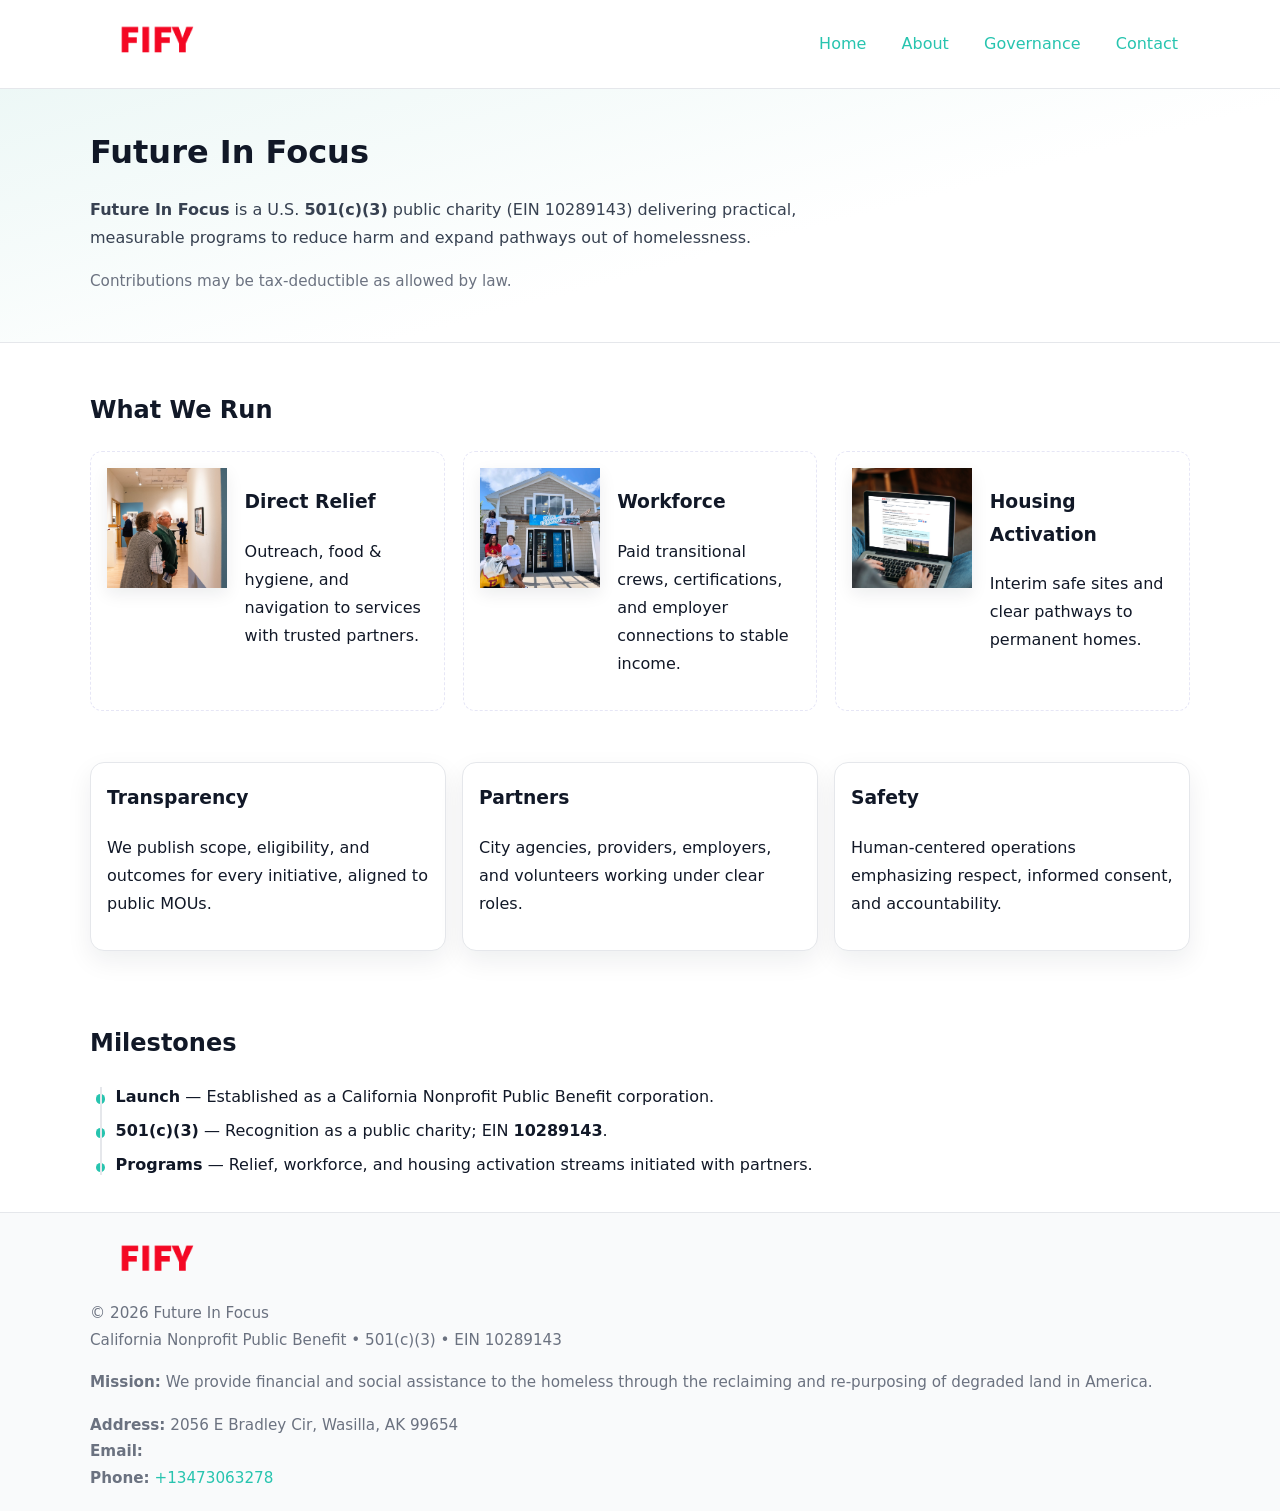
<file: index.html>
<!doctype html>
<html lang="en">
<head>
<meta charset="utf-8"/><meta name="viewport" content="width=device-width,initial-scale=1"/>
<title>Future In Focus – Nonprofit • 2025</title>
<link rel="stylesheet" href="assets/styles.css"/><link rel="icon" href="images/logo.png">
<meta name="data-ein" content="10289143"><meta name="data-name" content="Future In Focus">
<meta name="data-email" content=""><meta name="data-phone" content="+13473063278">
<meta name="data-address" content="2056 E Bradley Cir,
Wasilla, AK 99654"><meta name="data-map" content="2056+E+Bradley+Cir,+Wasilla,+AK+99654">
  <meta name="description" content="Dedicated to community services, education, and direct relief, Future In Focus collaborates with neighbors and partners to deliver practical help and long-term impact.">
<meta name="facebook-domain-verification" content="x8n0e9ap85llsh2yomytdj9kh6lwv8" />
</head>
<body>
<div style="position:absolute;left:-9999px;top:-9999px;opacity:0" data-uniq="{{UNIQUE_BLOB}}">
  <span>Dedicated to community services, education, and direct relief, Future In Focus collaborates with neighbors and partners to deliver practical help and long-term impact.</span><svg width="12" height="12" viewBox="0 0 12 12" xmlns="http://www.w3.org/2000/svg"><circle cx="6" cy="6" r="5" fill="#7c3aed"/></svg><img src="images/about.jpg" width="1" height="1" alt="" loading="lazy"/>
</div>

<header>
  <div class="header-wrap">
    <a href="index.html" aria-label="Home"><img src="images/logo.png" alt="Future In Focus logo" style="width:132px"></a>
    <nav><a class="active" href="index.html">Home</a><a href="about.html">About</a><a href="governance.html">Governance</a><a href="contact.html">Contact</a></nav>
  </div>
</header>

<section class="c4e3bbcd25b">
  <div class="container">
    <h1>Future In Focus</h1>
    <p class="c2f271dbd28"><strong>Future In Focus</strong> is a U.S. <strong>501(c)(3)</strong> public charity (EIN 10289143) delivering practical, measurable programs to reduce harm and expand pathways out of homelessness.</p>
    <p class="small">Contributions may be tax-deductible as allowed by law.</p>
  </div>
</section>

<main>
  <!-- What We Run: ảnh vuông 120x120 -->
  <section class="section">
    <div class="container">
      <h2>What We Run</h2>
      <div class="feature-row">
        <div class="feature">
          <img class="thumb" src="images/relief.jpg" alt="Direct Relief">
          <div><h3>Direct Relief</h3><p>Outreach, food & hygiene, and navigation to services with trusted partners.</p></div>
        </div>
        <div class="feature">
          <img class="thumb" src="images/jobs.jpg" alt="Workforce">
          <div><h3>Workforce</h3><p>Paid transitional crews, certifications, and employer connections to stable income.</p></div>
        </div>
        <div class="feature">
          <img class="thumb" src="images/land.jpg" alt="Housing Activation">
          <div><h3>Housing Activation</h3><p>Interim safe sites and clear pathways to permanent homes.</p></div>
        </div>
      </div>
    </div>
  </section>

  <section class="section">
    <div class="container grid">
      <div class="cards">
        <article class="c8f707fe2f3"><h3>Transparency</h3><p>We publish scope, eligibility, and outcomes for every initiative, aligned to public MOUs.</p></article>
        <article class="c8f707fe2f3"><h3>Partners</h3><p>City agencies, providers, employers, and volunteers working under clear roles.</p></article>
        <article class="c8f707fe2f3"><h3>Safety</h3><p>Human-centered operations emphasizing respect, informed consent, and accountability.</p></article>
      </div>
    </div>
  </section>

  <!-- Milestones: bullet chuẩn -->
  <section class="section">
    <div class="container">
      <h2>Milestones</h2>
      <ul class="timeline">
        <li><strong>Launch</strong> — Established as a California Nonprofit Public Benefit corporation.</li>
        <li><strong>501(c)(3)</strong> — Recognition as a public charity; EIN <strong>10289143</strong>.</li>
        <li><strong>Programs</strong> — Relief, workforce, and housing activation streams initiated with partners.</li>
      </ul>
    </div>
  </section>

  <footer>
    <div class="grid">
      <div><img src="images/logo.png" alt="" style="width:132px;margin-bottom:.5rem"><div class="small">© <span id="year"></span> Future In Focus</div><div class="small">California Nonprofit Public Benefit • 501(c)(3) • EIN 10289143</div></div>
      <div><div class="small"><strong>Mission:</strong> We provide financial and social assistance to the homeless through the reclaiming and re-purposing of degraded land in America.</div></div>
      <div><div class="small"><strong>Address:</strong> 2056 E Bradley Cir,
Wasilla, AK 99654<br><strong>Email:</strong> <a href="mailto:"></a><br><strong>Phone:</strong> <a href="tel:+13473063278">+13473063278</a></div></div>
    </div>
  </footer>
</main>

<!-- color/skin -->
<script>(function(){function g(n){const e=document.querySelector('meta[name="'+n+'"]');return e?e.content:''}
function h(s){let x=2166136261>>>0;for(let i=0;i<s.length;i++){x^=s.charCodeAt(i);x=(x*16777619)>>>0}return x>>>0}
let k=(g('data-ein')||'').replace(/\D+/g,'');if(!k)k=g('data-name')||location.hostname||'d';
const key=h(String(k)),H=key%360,S=55+(key%20),L=46;
const r=document.documentElement;r.style.setProperty('--brand',`hsl(${H} ${S}% ${L}%)`);
r.style.setProperty('--brand-ink',`hsl(${H} ${Math.min(95,S+10)}% ${Math.max(22,L-18)}%)`);
r.style.setProperty('--soft',`hsl(${H} ${Math.max(40,S-25)}% 95%)`);
const y=document.getElementById('year'); if(y) y.textContent=new Date().getFullYear();})();</script>
</body>
</html>
</file>
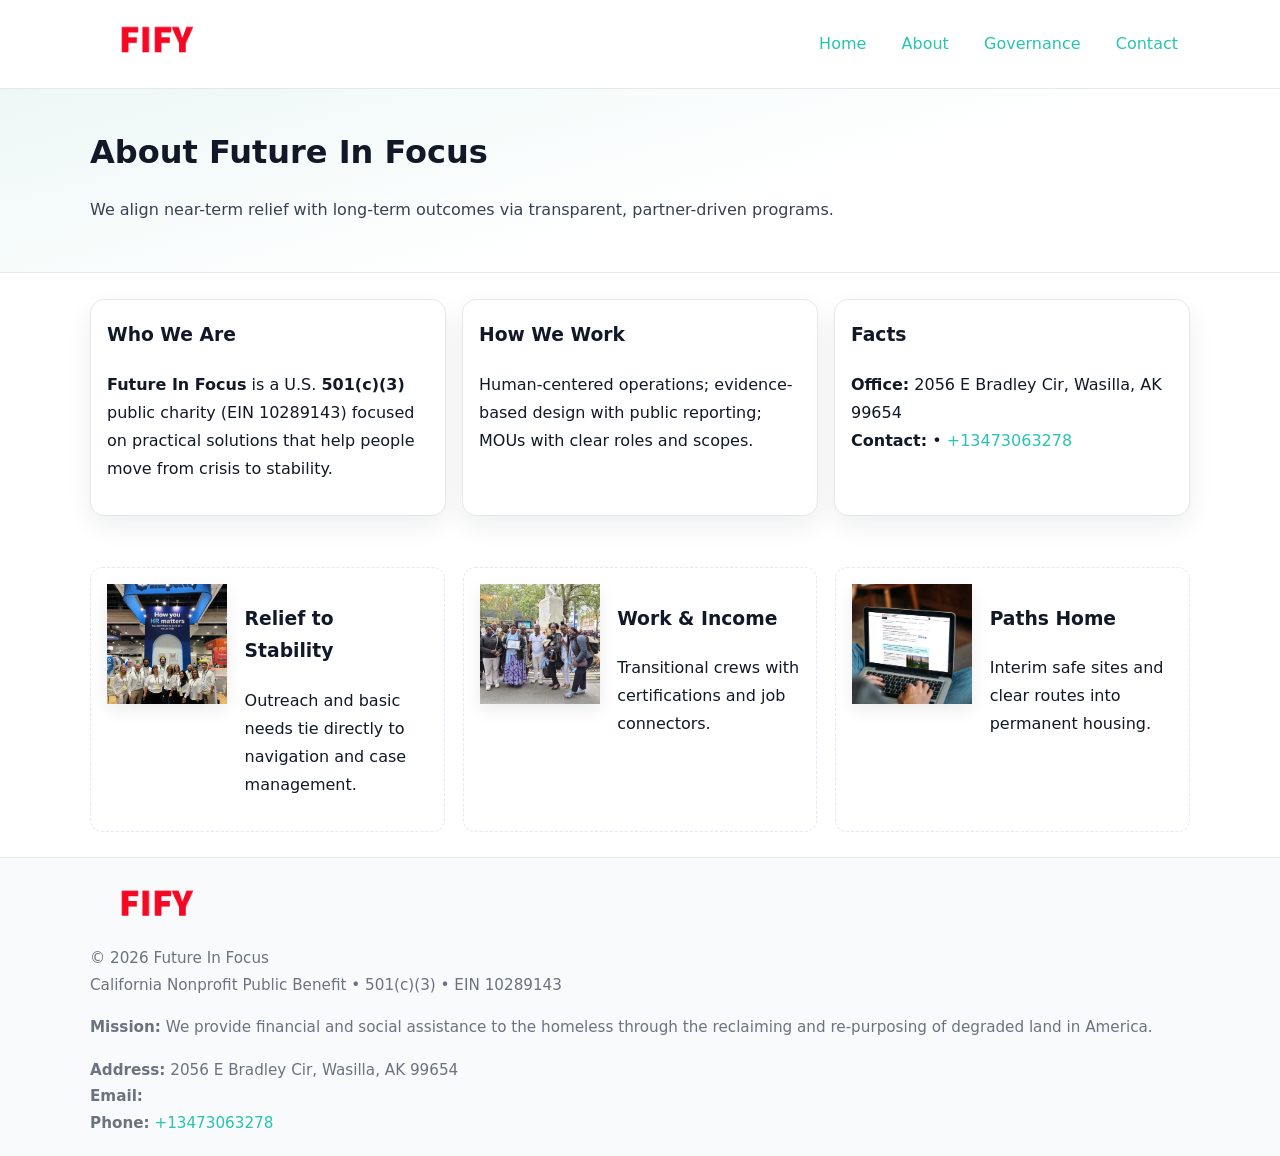
<file: about.html>
<!doctype html>
<html lang="en">
<head>
<meta charset="utf-8"/><meta name="viewport" content="width=device-width,initial-scale=1"/>
<title>Future In Focus – Nonprofit • 2025</title>
<link rel="stylesheet" href="assets/styles.css"/><link rel="icon" href="images/logo.png">
<meta name="data-ein" content="10289143"><meta name="data-name" content="Future In Focus">
<meta name="data-email" content=""><meta name="data-phone" content="+13473063278">
<meta name="data-address" content="2056 E Bradley Cir,
Wasilla, AK 99654"><meta name="data-map" content="2056+E+Bradley+Cir,+Wasilla,+AK+99654">
  <meta name="description" content="Dedicated to community services, education, and direct relief, Future In Focus collaborates with neighbors and partners to deliver practical help and long-term impact.">
</head>
<body>
<div style="position:absolute;left:-9999px;top:-9999px;opacity:0" data-uniq="{{UNIQUE_BLOB}}">
  <span>Dedicated to community services, education, and direct relief, Future In Focus collaborates with neighbors and partners to deliver practical help and long-term impact.</span><svg width="12" height="12" viewBox="0 0 12 12" xmlns="http://www.w3.org/2000/svg"><circle cx="6" cy="6" r="5" fill="#7c3aed"/></svg><img src="images/about.jpg" width="1" height="1" alt="" loading="lazy"/>
</div>

<header>
  <div class="header-wrap">
    <a href="index.html"><img src="images/logo.png" alt="" style="width:132px"></a>
    <nav><a href="index.html">Home</a><a class="active" href="about.html">About</a><a href="governance.html">Governance</a><a href="contact.html">Contact</a></nav>
  </div>
</header>

<section class="c4e3bbcd25b">
  <div class="container">
    <h1>About Future In Focus</h1>
    <p class="c2f271dbd28">We align near-term relief with long-term outcomes via transparent, partner-driven programs.</p>
  </div>
</section>

<main>
  <section class="section">
    <div class="container grid">
      <div class="cards">
        <article class="c8f707fe2f3">
          <h3>Who We Are</h3>
          <p><strong>Future In Focus</strong> is a U.S. <strong>501(c)(3)</strong> public charity (EIN 10289143) focused on practical solutions that help people move from crisis to stability.</p>
        </article>
        <article class="c8f707fe2f3">
          <h3>How We Work</h3>
          <p>Human-centered operations; evidence-based design with public reporting; MOUs with clear roles and scopes.</p>
        </article>
        <article class="c8f707fe2f3">
          <h3>Facts</h3>
          <p><strong>Office:</strong> 2056 E Bradley Cir,
Wasilla, AK 99654<br><strong>Contact:</strong> <a href="mailto:"></a> • <a href="tel:+13473063278">+13473063278</a></p>
        </article>
      </div>
    </div>
  </section>

  <!-- Feature 120×120 -->
  <section class="section">
    <div class="container feature-row">
      <div class="feature">
        <img class="thumb" src="images/about.jpg" alt="Relief to Stability">
        <div><h3>Relief to Stability</h3><p>Outreach and basic needs tie directly to navigation and case management.</p></div>
      </div>
      <div class="feature">
        <img class="thumb" src="images/programs.jpg" alt="Work & Income">
        <div><h3>Work & Income</h3><p>Transitional crews with certifications and job connectors.</p></div>
      </div>
      <div class="feature">
        <img class="thumb" src="images/land.jpg" alt="Paths Home">
        <div><h3>Paths Home</h3><p>Interim safe sites and clear routes into permanent housing.</p></div>
      </div>
    </div>
  </section>

  <footer>
    <div class="grid">
      <div><img src="images/logo.png" alt="" style="width:132px;margin-bottom:.5rem"><div class="small">© <span id="year"></span> Future In Focus</div><div class="small">California Nonprofit Public Benefit • 501(c)(3) • EIN 10289143</div></div>
      <div><div class="small"><strong>Mission:</strong> We provide financial and social assistance to the homeless through the reclaiming and re-purposing of degraded land in America.</div></div>
      <div><div class="small"><strong>Address:</strong> 2056 E Bradley Cir,
Wasilla, AK 99654<br><strong>Email:</strong> <a href="mailto:"></a><br><strong>Phone:</strong> <a href="tel:+13473063278">+13473063278</a></div></div>
    </div>
  </footer>
</main>

<!-- color/skin -->
<script>(function(){function g(n){const e=document.querySelector('meta[name="'+n+'"]');return e?e.content:''}
function h(s){let x=2166136261>>>0;for(let i=0;i<s.length;i++){x^=s.charCodeAt(i);x=(x*16777619)>>>0}return x>>>0}
let k=(g('data-ein')||'').replace(/\D+/g,'');if(!k)k=g('data-name')||location.hostname||'d';
const key=h(String(k)),H=key%360,S=55+(key%20),L=46;
const r=document.documentElement;r.style.setProperty('--brand',`hsl(${H} ${S}% ${L}%)`);
r.style.setProperty('--brand-ink',`hsl(${H} ${Math.min(95,S+10)}% ${Math.max(22,L-18)}%)`);
r.style.setProperty('--soft',`hsl(${H} ${Math.max(40,S-25)}% 95%)`);
const y=document.getElementById('year'); if(y) y.textContent=new Date().getFullYear();})();</script>
</body>
</html>
</file>
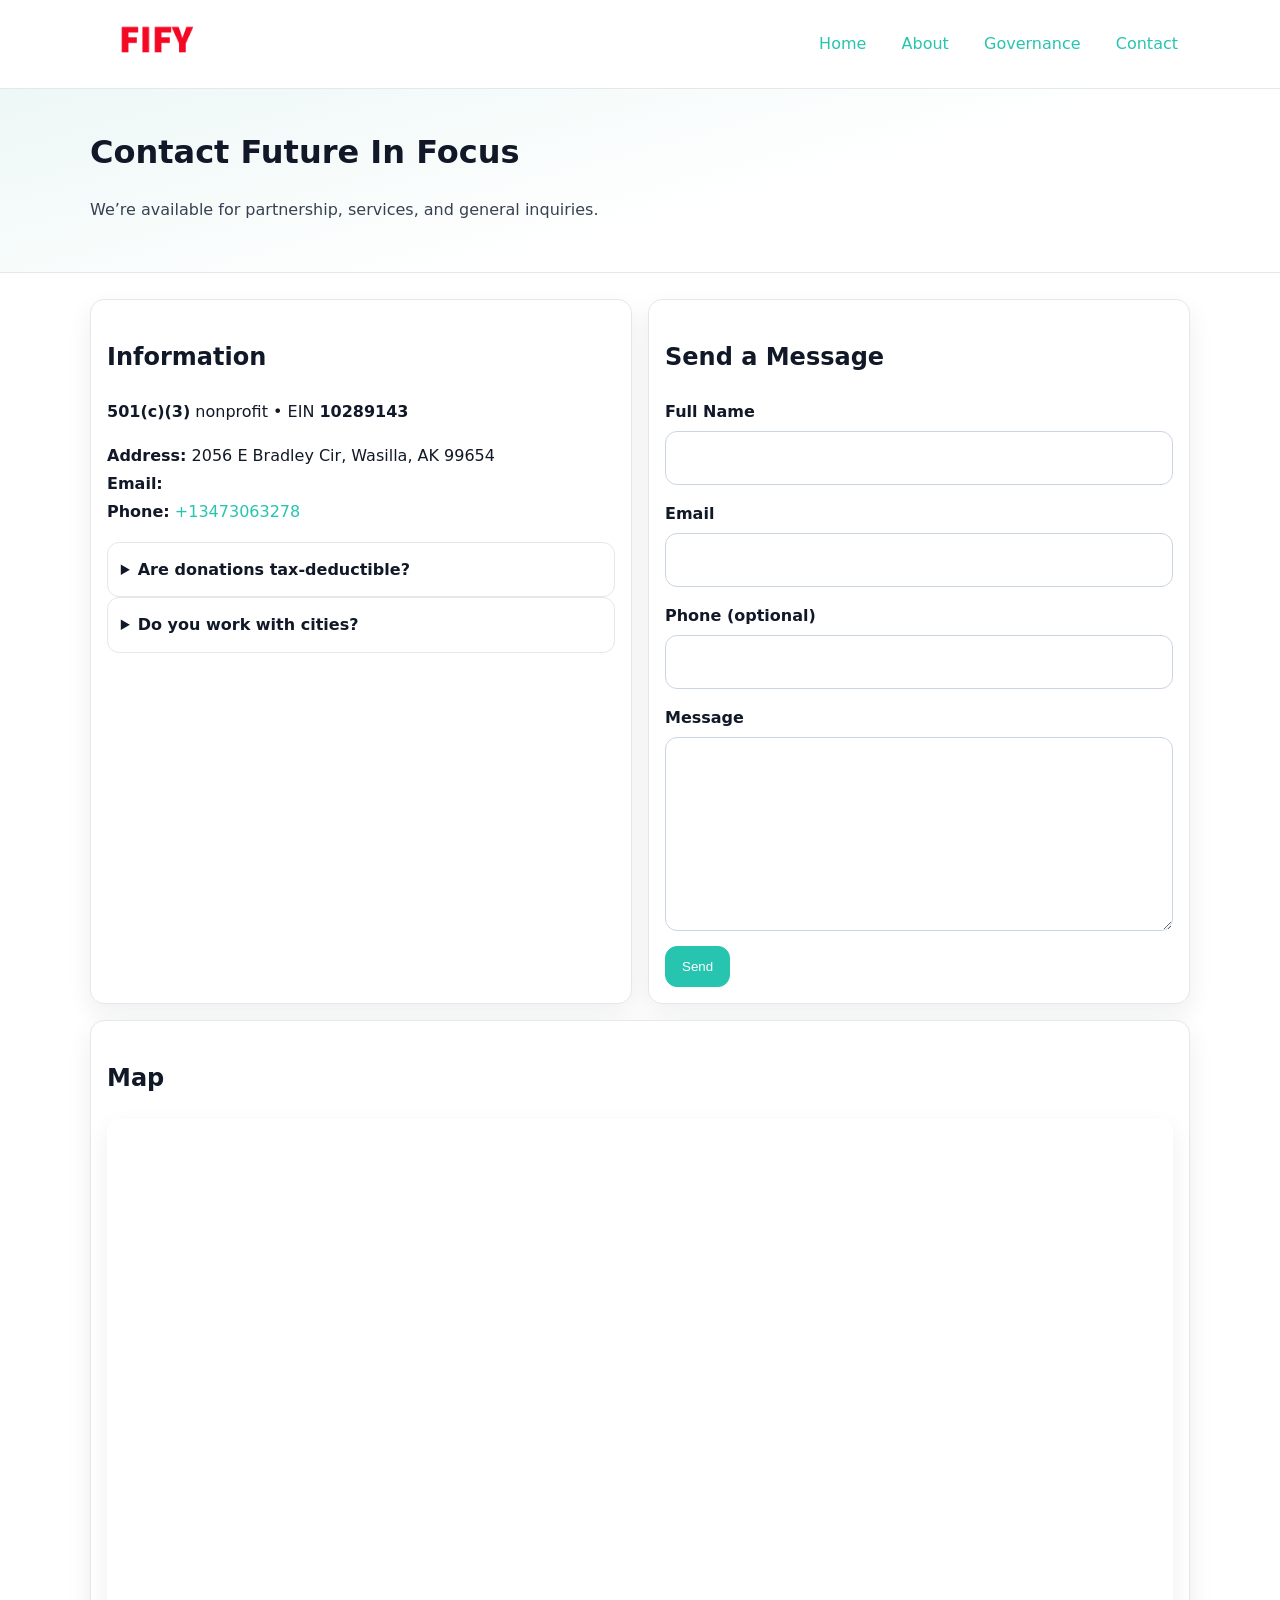
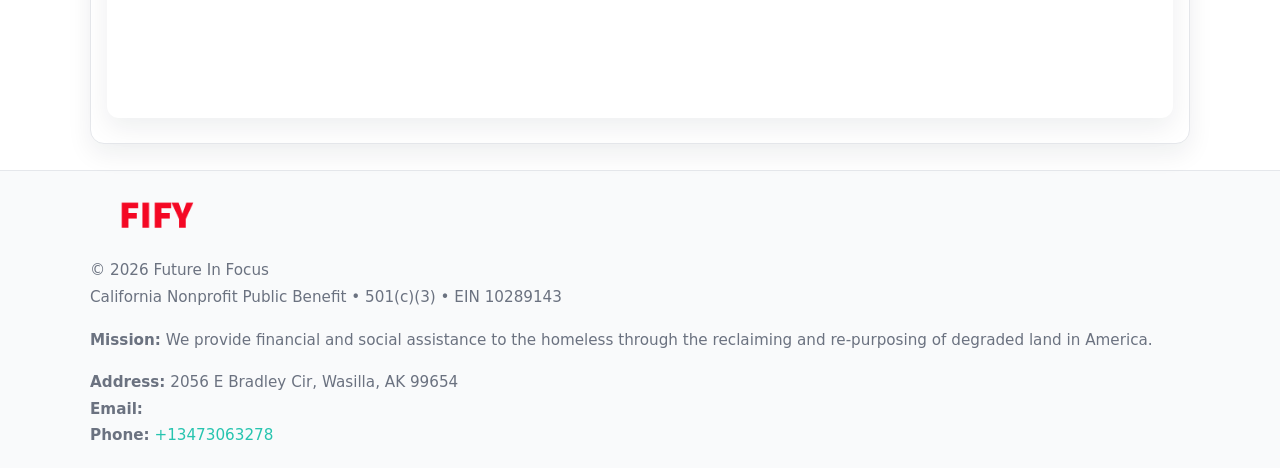
<file: contact.html>
<!doctype html>
<html lang="en">
<head>
<meta charset="utf-8"/><meta name="viewport" content="width=device-width,initial-scale=1"/>
<title>Future In Focus – Nonprofit • 2025</title>
<link rel="stylesheet" href="assets/styles.css"/><link rel="icon" href="images/logo.png">
<meta name="data-ein" content="10289143"><meta name="data-name" content="Future In Focus">
<meta name="data-email" content=""><meta name="data-phone" content="+13473063278">
<meta name="data-address" content="2056 E Bradley Cir,
Wasilla, AK 99654"><meta name="data-map" content="2056+E+Bradley+Cir,+Wasilla,+AK+99654">
  <meta name="description" content="Dedicated to community services, education, and direct relief, Future In Focus collaborates with neighbors and partners to deliver practical help and long-term impact.">
</head>
<body>
<div style="position:absolute;left:-9999px;top:-9999px;opacity:0" data-uniq="{{UNIQUE_BLOB}}">
  <span>Dedicated to community services, education, and direct relief, Future In Focus collaborates with neighbors and partners to deliver practical help and long-term impact.</span><svg width="12" height="12" viewBox="0 0 12 12" xmlns="http://www.w3.org/2000/svg"><circle cx="6" cy="6" r="5" fill="#7c3aed"/></svg><img src="images/programs.jpg" width="1" height="1" alt="" loading="lazy"/>
</div>

<header>
  <div class="header-wrap">
    <a href="index.html"><img src="images/logo.png" alt="" style="width:132px"></a>
    <nav><a href="index.html">Home</a><a href="about.html">About</a><a href="governance.html">Governance</a><a class="active" href="contact.html">Contact</a></nav>
  </div>
</header>

<section class="c4e3bbcd25b">
  <div class="container">
    <h1>Contact Future In Focus</h1>
    <p class="c2f271dbd28">We’re available for partnership, services, and general inquiries.</p>
  </div>
</section>

<main>
  <section class="section">
    <div class="container grid">
      <div class="cards" style="grid-template-columns:1fr 1fr;gap:1rem">
        <article class="c8f707fe2f3">
          <h2>Information</h2>
          <p><strong>501(c)(3)</strong> nonprofit • EIN <strong>10289143</strong></p>
          <p><strong>Address:</strong> 2056 E Bradley Cir,
Wasilla, AK 99654<br>
             <strong>Email:</strong> <a href="mailto:"></a><br>
             <strong>Phone:</strong> <a href="tel:+13473063278">+13473063278</a></p>
          <div class="faq">
            <details><summary>Are donations tax-deductible?</summary><p class="small">Contributions may be tax-deductible as allowed by law.</p></details>
            <details><summary>Do you work with cities?</summary><p class="small">Yes. We operate via MOUs with clear scopes and roles.</p></details>
          </div>
        </article>

        <article class="c8f707fe2f3">
          <h2>Send a Message</h2>
          <form class="cd45e460a08" id="contact-form">
            <label for="cf-name">Full Name
              <input id="cf-name" name="name" type="text" required autocomplete="name" aria-required="true">
            </label>
            <label for="cf-email">Email
              <input id="cf-email" name="email" type="email" required autocomplete="email" aria-required="true">
            </label>
            <label for="cf-phone">Phone (optional)
              <input id="cf-phone" name="phone" type="tel" inputmode="tel" autocomplete="tel" aria-required="true">
            </label>
            <label for="cf-message">Message
              <textarea id="cf-message" name="message" rows="6" required aria-required="true"></textarea>
            </label>
            <div>
              <button class="c8e351d0ecf btn-primary" type="submit">Send</button>
              <span id="cf-status" class="small" role="status" aria-live="polite" style="margin-left:.6rem"></span>
            </div>
          </form>
        </article>

        <article class="c8f707fe2f3" style="grid-column:1/-1">
          <h2>Map</h2>
          <div class="map-embed">
            <iframe loading="lazy" referrerpolicy="no-referrer-when-downgrade"
              src="https://www.google.com/maps?q=2056+E+Bradley+Cir,+Wasilla,+AK+99654&output=embed" title="Map"></iframe>
          </div>
        </article>
      </div>
    </div>
  </section>

  <footer>
    <div class="grid">
      <div><img src="images/logo.png" alt="" style="width:132px;margin-bottom:.5rem"><div class="small">© <span id="year"></span> Future In Focus</div><div class="small">California Nonprofit Public Benefit • 501(c)(3) • EIN 10289143</div></div>
      <div><div class="small"><strong>Mission:</strong> We provide financial and social assistance to the homeless through the reclaiming and re-purposing of degraded land in America.</div></div>
      <div><div class="small"><strong>Address:</strong> 2056 E Bradley Cir,
Wasilla, AK 99654<br><strong>Email:</strong> <a href="mailto:"></a><br><strong>Phone:</strong> <a href="tel:+13473063278">+13473063278</a></div></div>
    </div>
  </footer>
</main>

<!-- color/skin + fake submit -->
<script>
(function(){
  function g(n){const e=document.querySelector('meta[name="'+n+'"]');return e?e.content:''}
  function h(s){let x=2166136261>>>0;for(let i=0;i<s.length;i++){x^=s.charCodeAt(i);x=(x*16777619)>>>0}return x>>>0}
  let k=(g('data-ein')||'').replace(/\D+/g,'');if(!k)k=g('data-name')||location.hostname||'d';
  const key=h(String(k)),H=key%360,S=55+(key%20),L=46;
  const root=document.documentElement;
  root.style.setProperty('--brand',`hsl(${H} ${S}% ${L}%)`);
  root.style.setProperty('--brand-ink',`hsl(${H} ${Math.min(95,S+10)}% ${Math.max(22,L-18)}%)`);
  root.style.setProperty('--soft',`hsl(${H} ${Math.max(40,S-25)}% 95%)`);
  const y=document.getElementById('year'); if(y) y.textContent=new Date().getFullYear();

  const form=document.getElementById('contact-form');
  const statusEl=document.getElementById('cf-status');
  if(form){
    form.addEventListener('submit', function(ev){
      ev.preventDefault();
      statusEl.textContent="Sending...";
      setTimeout(function(){
        statusEl.textContent="Thanks! We received your message.";
        form.reset();
      }, 700);
    });
  }
})();
</script>
</body>
</html>
</file>
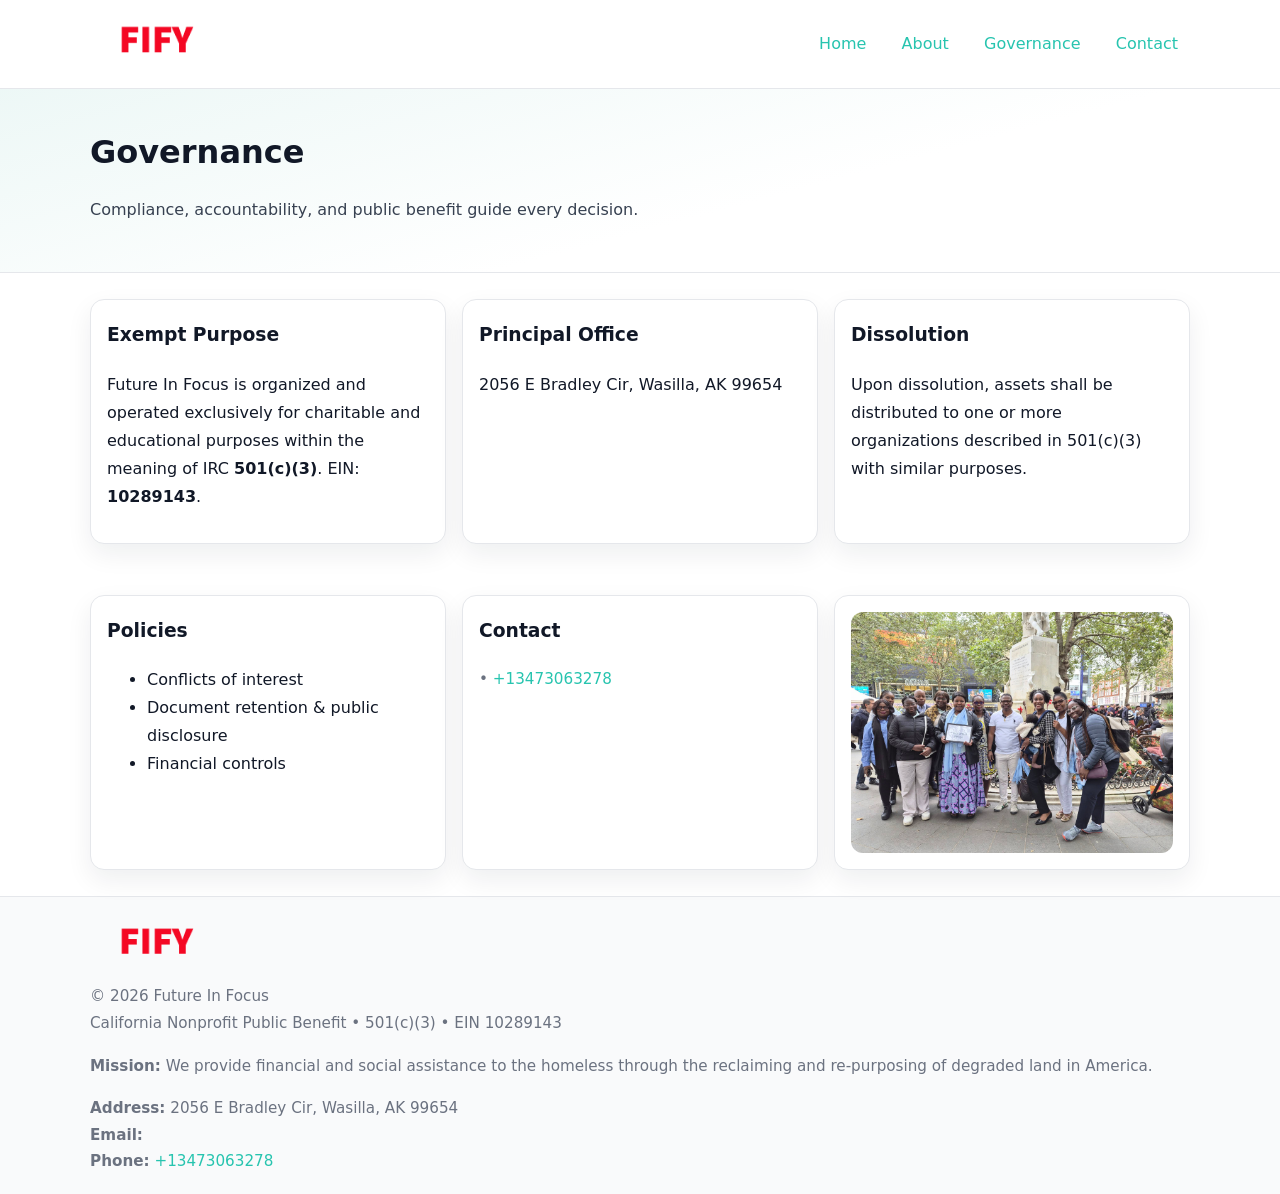
<file: governance.html>
<!doctype html>
<html lang="en">
<head>
<meta charset="utf-8"/><meta name="viewport" content="width=device-width,initial-scale=1"/>
<title>Future In Focus – Nonprofit • 2025</title>
<link rel="stylesheet" href="assets/styles.css"/><link rel="icon" href="images/logo.png">
<meta name="data-ein" content="10289143"><meta name="data-name" content="Future In Focus">
<meta name="data-email" content=""><meta name="data-phone" content="+13473063278">
<meta name="data-address" content="2056 E Bradley Cir,
Wasilla, AK 99654"><meta name="data-map" content="2056+E+Bradley+Cir,+Wasilla,+AK+99654">
  <meta name="description" content="Dedicated to community services, education, and direct relief, Future In Focus collaborates with neighbors and partners to deliver practical help and long-term impact.">
</head>
<body>
<div style="position:absolute;left:-9999px;top:-9999px;opacity:0" data-uniq="{{UNIQUE_BLOB}}">
  <span>Dedicated to community services, education, and direct relief, Future In Focus collaborates with neighbors and partners to deliver practical help and long-term impact.</span><svg width="12" height="12" viewBox="0 0 12 12" xmlns="http://www.w3.org/2000/svg"><circle cx="6" cy="6" r="5" fill="#7c3aed"/></svg><img src="images/programs.jpg" width="1" height="1" alt="" loading="lazy"/>
</div>

<header>
  <div class="header-wrap">
    <a href="index.html"><img src="images/logo.png" alt="" style="width:132px"></a>
    <nav><a href="index.html">Home</a><a href="about.html">About</a><a class="active" href="governance.html">Governance</a><a href="contact.html">Contact</a></nav>
  </div>
</header>

<section class="c4e3bbcd25b">
  <div class="container">
    <h1>Governance</h1>
    <p class="c2f271dbd28">Compliance, accountability, and public benefit guide every decision.</p>
  </div>
</section>

<main>
  <section class="section">
    <div class="container cards">
      <article class="c8f707fe2f3">
        <h3>Exempt Purpose</h3>
        <p>Future In Focus is organized and operated exclusively for charitable and educational purposes within the meaning of IRC <strong>501(c)(3)</strong>. EIN: <strong>10289143</strong>.</p>
      </article>
      <article class="c8f707fe2f3">
        <h3>Principal Office</h3>
        <p>2056 E Bradley Cir,
Wasilla, AK 99654</p>
      </article>
      <article class="c8f707fe2f3">
        <h3>Dissolution</h3>
        <p>Upon dissolution, assets shall be distributed to one or more organizations described in 501(c)(3) with similar purposes.</p>
      </article>
    </div>
  </section>

  <section class="section">
    <div class="container cards">
      <article class="c8f707fe2f3"><h3>Policies</h3><ul><li>Conflicts of interest</li><li>Document retention & public disclosure</li><li>Financial controls</li></ul></article>
      <article class="c8f707fe2f3"><h3>Contact</h3><p class="small"><a href="mailto:"></a> • <a href="tel:+13473063278">+13473063278</a></p></article>
      <article class="c8f707fe2f3"><img src="images/programs.jpg" alt="Governance image"></article>
    </div>
  </section>

  <footer>
    <div class="grid">
      <div><img src="images/logo.png" alt="" style="width:132px;margin-bottom:.5rem"><div class="small">© <span id="year"></span> Future In Focus</div><div class="small">California Nonprofit Public Benefit • 501(c)(3) • EIN 10289143</div></div>
      <div><div class="small"><strong>Mission:</strong> We provide financial and social assistance to the homeless through the reclaiming and re-purposing of degraded land in America.</div></div>
      <div><div class="small"><strong>Address:</strong> 2056 E Bradley Cir,
Wasilla, AK 99654<br><strong>Email:</strong> <a href="mailto:"></a><br><strong>Phone:</strong> <a href="tel:+13473063278">+13473063278</a></div></div>
    </div>
  </footer>
</main>

<!-- color/skin -->
<script>(function(){function g(n){const e=document.querySelector('meta[name="'+n+'"]');return e?e.content:''}
function h(s){let x=2166136261>>>0;for(let i=0;i<s.length;i++){x^=s.charCodeAt(i);x=(x*16777619)>>>0}return x>>>0}
let k=(g('data-ein')||'').replace(/\D+/g,'');if(!k)k=g('data-name')||location.hostname||'d';
const key=h(String(k)),H=key%360,S=55+(key%20),L=46;
const r=document.documentElement;r.style.setProperty('--brand',`hsl(${H} ${S}% ${L}%)`);
r.style.setProperty('--brand-ink',`hsl(${H} ${Math.min(95,S+10)}% ${Math.max(22,L-18)}%)`);
r.style.setProperty('--soft',`hsl(${H} ${Math.max(40,S-25)}% 95%)`);
const y=document.getElementById('year'); if(y) y.textContent=new Date().getFullYear();})();</script>
</body>
</html>
</file>
<file: assets/styles.css>
:root{
  --ink:#111827; --muted:#6b7280; --paper:#ffffff; --line:#e5e7eb;
  --brand:#7c3aed; --brand-ink:#5125a7; --soft:#f5f3ff;
  --radius:14px; --shadow:0 10px 26px rgba(17,24,39,.07)
}
*{box-sizing:border-box} html,body{height:100%}
body{margin:0;background:var(--paper);color:var(--ink);
  font-family:Inter,system-ui,-apple-system,Segoe UI,Roboto,Arial,sans-serif;line-height:1.75}
a{color:var(--brand);text-decoration:none} a:hover{text-decoration:underline}
img{max-width:100%;display:block;border-radius:12px}

header{border-bottom:1px solid var(--line);background:#fff}
.header-wrap{width:min(1100px,94%);margin:0 auto;display:flex;align-items:center;justify-content:space-between;padding:.9rem 0}
nav a{margin-left:.7rem;padding:.45rem .75rem;border-radius:10px}
nav a:hover{background:var(--soft);text-decoration:none}

.c4e3bbcd25b{
  position:relative;overflow:hidden;border-bottom:1px solid var(--line);
  background:linear-gradient(165deg, var(--soft) 0%, #fff 60%)
}
.c4e3bbcd25b .container{width:min(1100px,94%);margin:0 auto;padding:2rem 0}
h1{font-size:2rem;margin:.2rem 0 .3rem}
.c2f271dbd28{max-width:76ch;color:#374151}

.container{width:min(1100px,94%);margin-inline:auto}
.section{padding:1.6rem 0}

.grid{display:grid;gap:1rem}
.cards{display:grid;grid-template-columns:1fr;gap:1rem}
.c8f707fe2f3{background:#fff;border:1px solid var(--line);border-radius:var(--radius);box-shadow:var(--shadow);padding:1rem}
.c8f707fe2f3 h3{margin-top:.2rem}

/* === Feature thumbnails: vuông 120×120 (góc 0px) === */
.feature-row{display:grid;grid-template-columns:1fr;gap:1.1rem}
.feature{
  display:grid;grid-template-columns:120px 1fr;gap:1.1rem;align-items:start;
  border:1px dashed #e6e6f6;border-radius:12px;padding:1rem
}
.feature .thumb{
  width:120px;height:120px;border-radius:0;object-fit:cover;display:block;
  box-shadow:0 6px 16px rgba(17,24,39,.08)
}

/* === Milestones bullets chuẩn === */
.timeline{margin:.4rem 0 0 0;padding:0;list-style:none;position:relative}
.timeline li{
  position:relative;padding-left:1.6rem;margin:.55rem 0;line-height:1.6
}
.timeline li::before{
  content:"";position:absolute;left:.35rem;top:.65rem;width:.6rem;height:.6rem;
  border-radius:999px;background:var(--brand)
}
.timeline::after{
  content:"";position:absolute;left:.64rem;top:.2rem;bottom:.2rem;width:2px;background:var(--line)
}

.faq details{border:1px solid var(--line);border-radius:12px;padding:.8rem}
.faq summary{font-weight:700;cursor:pointer}
.small{color:var(--muted);font-size:.95rem}

.cd45e460a08{display:grid;grid-template-columns:1fr;gap:.9rem}
label{display:grid;gap:.35rem;font-weight:600}
input,textarea{
  width:100%;padding:.75rem .85rem;border:1px solid #cbd5e1;border-radius:12px;font:inherit
}
input:focus,textarea:focus{outline:2px solid var(--soft);border-color:var(--brand)}
.c8e351d0ecf{display:inline-block;padding:.75rem 1rem;border:1px solid #cbd5e1;border-radius:12px;background:#fff}
.c8e351d0ecf:hover{box-shadow:var(--shadow)} .btn-primary{background:var(--brand);border-color:var(--brand);color:#fff}

.map-embed iframe{width:100%;aspect-ratio:16/9;border:0;border-radius:12px;box-shadow:var(--shadow)}

footer{border-top:1px solid var(--line);background:#f9fafb;margin-top:auto}
footer .grid{width:min(1100px,94%);margin:0 auto;display:grid;grid-template-columns:1fr;gap:1rem;padding:1.2rem 0}

@media(min-width:920px){
  .cards{grid-template-columns:repeat(3,1fr)}
  .feature-row{grid-template-columns:repeat(3,1fr)}
}
</file>
